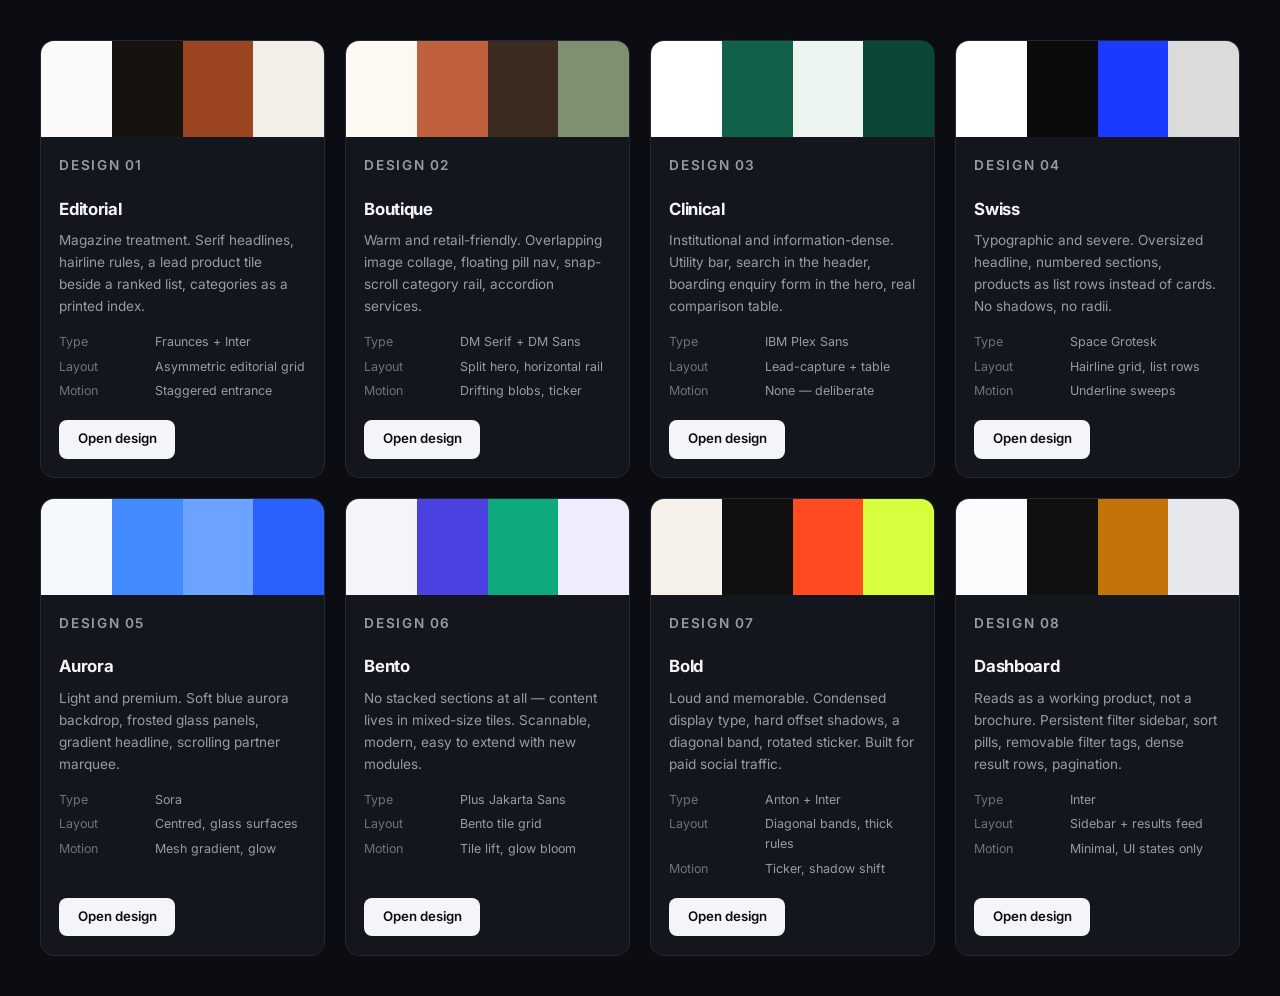
<file: index.html>
<!DOCTYPE html>
<html lang="en">
<head>
<meta charset="UTF-8">
<meta name="viewport" content="width=device-width, initial-scale=1.0">
<title>Ljubimci.me — Design Review</title>
<link rel="preconnect" href="https://fonts.googleapis.com">
<link rel="preconnect" href="https://fonts.gstatic.com" crossorigin>
<link href="https://fonts.googleapis.com/css2?family=Inter:wght@400;500;600;700&display=swap" rel="stylesheet">
<link rel="stylesheet" href="shared/reset.css">
<style>
  :root {
    --bg: #0C0D12;
    --card: #14161D;
    --ink: #F4F5F8;
    --dim: #969BA8;
    --accent: #6E8BFF;
    --line: #242832;
    --font: 'Inter', system-ui, sans-serif;
    --wrap: 1240px;
  }

  body {
    font-family: var(--font);
    background: var(--bg);
    color: var(--ink);
    line-height: 1.6;
    min-height: 100vh;
    padding-block: 2rem;
  }

  .wrap {
    width: 100%;
    max-width: var(--wrap);
    margin-inline: auto;
    padding-inline: 1.25rem;
  }

  .designs {
    display: grid;
    gap: 1.25rem;
    grid-template-columns: 1fr;
  }

  .d {
    background: var(--card);
    border: 1px solid var(--line);
    border-radius: 14px;
    overflow: hidden;
    display: flex;
    flex-direction: column;
    transition: transform 0.25s, border-color 0.25s;
  }

  .d:hover { transform: translateY(-3px); border-color: #39414F; }

  .d__sw { height: 96px; display: flex; }
  .d__sw span { flex: 1; }

  .d__b {
    padding: 1.15rem;
    display: flex;
    flex-direction: column;
    flex: 1;
  }

  .d__n {
    font-size: 0.7rem;
    font-weight: 600;
    letter-spacing: 0.12em;
    text-transform: uppercase;
    color: var(--accent);
  }

  .d h3 {
    font-size: 1.05rem;
    font-weight: 700;
    letter-spacing: -0.02em;
    margin: 0.25rem 0 0.5rem;
  }

  .d p {
    font-size: 0.85rem;
    color: var(--dim);
    margin-bottom: 0.9rem;
  }

  .d dl {
    display: grid;
    gap: 0.3rem;
    font-size: 0.78rem;
    margin-bottom: 1.15rem;
  }

  .d dl > div { display: flex; gap: 0.5rem; }
  .d dt { color: #6C727E; min-width: 5.5rem; flex-shrink: 0; }
  .d dd { color: var(--dim); }

  .d a.open {
    margin-top: auto;
    align-self: flex-start;
    background: var(--ink);
    color: var(--bg);
    font-size: 0.83rem;
    font-weight: 600;
    border-radius: 8px;
    padding: 0.55rem 1.15rem;
    transition: background 0.2s;
  }

  .d a.open:hover { background: var(--accent); color: #fff; }

  @media (min-width: 640px) {
    .designs { grid-template-columns: repeat(2, 1fr); }
  }

  @media (min-width: 1024px) {
    body { padding-block: 2.5rem; }
    .designs { grid-template-columns: repeat(4, 1fr); }
  }
</style>
</head>
<body>

<div class="wrap">
  <div class="designs">

    <article class="d">
      <div class="d__sw"><span style="background:#FBFAF8"></span><span style="background:#16130F"></span><span style="background:#9C4522"></span><span style="background:#F2EFE9"></span></div>
      <div class="d__b">
        <p class="d__n">Design 01</p>
        <h3>Editorial</h3>
        <p>Magazine treatment. Serif headlines, hairline rules, a lead product tile beside a ranked list, categories as a printed index.</p>
        <dl>
          <div><dt>Type</dt><dd>Fraunces + Inter</dd></div>
          <div><dt>Layout</dt><dd>Asymmetric editorial grid</dd></div>
          <div><dt>Motion</dt><dd>Staggered entrance</dd></div>
        </dl>
        <a href="designs/01-editorial/index.html" class="open">Open design</a>
      </div>
    </article>

    <article class="d">
      <div class="d__sw"><span style="background:#FDF8F2"></span><span style="background:#C0603C"></span><span style="background:#3A2A20"></span><span style="background:#7F9070"></span></div>
      <div class="d__b">
        <p class="d__n">Design 02</p>
        <h3>Boutique</h3>
        <p>Warm and retail-friendly. Overlapping image collage, floating pill nav, snap-scroll category rail, accordion services.</p>
        <dl>
          <div><dt>Type</dt><dd>DM Serif + DM Sans</dd></div>
          <div><dt>Layout</dt><dd>Split hero, horizontal rail</dd></div>
          <div><dt>Motion</dt><dd>Drifting blobs, ticker</dd></div>
        </dl>
        <a href="designs/02-boutique/index.html" class="open">Open design</a>
      </div>
    </article>

    <article class="d">
      <div class="d__sw"><span style="background:#FFFFFF"></span><span style="background:#10604A"></span><span style="background:#EDF5F1"></span><span style="background:#0B4636"></span></div>
      <div class="d__b">
        <p class="d__n">Design 03</p>
        <h3>Clinical</h3>
        <p>Institutional and information-dense. Utility bar, search in the header, boarding enquiry form in the hero, real comparison table.</p>
        <dl>
          <div><dt>Type</dt><dd>IBM Plex Sans</dd></div>
          <div><dt>Layout</dt><dd>Lead-capture + table</dd></div>
          <div><dt>Motion</dt><dd>None — deliberate</dd></div>
        </dl>
        <a href="designs/03-clinical/index.html" class="open">Open design</a>
      </div>
    </article>

    <article class="d">
      <div class="d__sw"><span style="background:#FFFFFF"></span><span style="background:#0B0B0B"></span><span style="background:#1B39FF"></span><span style="background:#DBDBDB"></span></div>
      <div class="d__b">
        <p class="d__n">Design 04</p>
        <h3>Swiss</h3>
        <p>Typographic and severe. Oversized headline, numbered sections, products as list rows instead of cards. No shadows, no radii.</p>
        <dl>
          <div><dt>Type</dt><dd>Space Grotesk</dd></div>
          <div><dt>Layout</dt><dd>Hairline grid, list rows</dd></div>
          <div><dt>Motion</dt><dd>Underline sweeps</dd></div>
        </dl>
        <a href="designs/04-swiss/index.html" class="open">Open design</a>
      </div>
    </article>

    <article class="d">
      <div class="d__sw"><span style="background:#F5F8FD"></span><span style="background:#448AFF"></span><span style="background:#6BA3FF"></span><span style="background:#2962FF"></span></div>
      <div class="d__b">
        <p class="d__n">Design 05</p>
        <h3>Aurora</h3>
        <p>Light and premium. Soft blue aurora backdrop, frosted glass panels, gradient headline, scrolling partner marquee.</p>
        <dl>
          <div><dt>Type</dt><dd>Sora</dd></div>
          <div><dt>Layout</dt><dd>Centred, glass surfaces</dd></div>
          <div><dt>Motion</dt><dd>Mesh gradient, glow</dd></div>
        </dl>
        <a href="designs/05-aurora/index.html" class="open">Open design</a>
      </div>
    </article>

    <article class="d">
      <div class="d__sw"><span style="background:#F4F4FB"></span><span style="background:#4B41E0"></span><span style="background:#0FA97E"></span><span style="background:#EEEDFE"></span></div>
      <div class="d__b">
        <p class="d__n">Design 06</p>
        <h3>Bento</h3>
        <p>No stacked sections at all — content lives in mixed-size tiles. Scannable, modern, easy to extend with new modules.</p>
        <dl>
          <div><dt>Type</dt><dd>Plus Jakarta Sans</dd></div>
          <div><dt>Layout</dt><dd>Bento tile grid</dd></div>
          <div><dt>Motion</dt><dd>Tile lift, glow bloom</dd></div>
        </dl>
        <a href="designs/06-bento/index.html" class="open">Open design</a>
      </div>
    </article>

    <article class="d">
      <div class="d__sw"><span style="background:#F6F2E9"></span><span style="background:#101010"></span><span style="background:#FF4A22"></span><span style="background:#D8FF3E"></span></div>
      <div class="d__b">
        <p class="d__n">Design 07</p>
        <h3>Bold</h3>
        <p>Loud and memorable. Condensed display type, hard offset shadows, a diagonal band, rotated sticker. Built for paid social traffic.</p>
        <dl>
          <div><dt>Type</dt><dd>Anton + Inter</dd></div>
          <div><dt>Layout</dt><dd>Diagonal bands, thick rules</dd></div>
          <div><dt>Motion</dt><dd>Ticker, shadow shift</dd></div>
        </dl>
        <a href="designs/07-bold/index.html" class="open">Open design</a>
      </div>
    </article>

    <article class="d">
      <div class="d__sw"><span style="background:#FBFBFD"></span><span style="background:#101010"></span><span style="background:#C2740A"></span><span style="background:#E6E8EE"></span></div>
      <div class="d__b">
        <p class="d__n">Design 08</p>
        <h3>Dashboard</h3>
        <p>Reads as a working product, not a brochure. Persistent filter sidebar, sort pills, removable filter tags, dense result rows, pagination.</p>
        <dl>
          <div><dt>Type</dt><dd>Inter</dd></div>
          <div><dt>Layout</dt><dd>Sidebar + results feed</dd></div>
          <div><dt>Motion</dt><dd>Minimal, UI states only</dd></div>
        </dl>
        <a href="designs/08-dashboard/index.html" class="open">Open design</a>
      </div>
    </article>

  </div>
</div>

</body>
</html>
</file>
